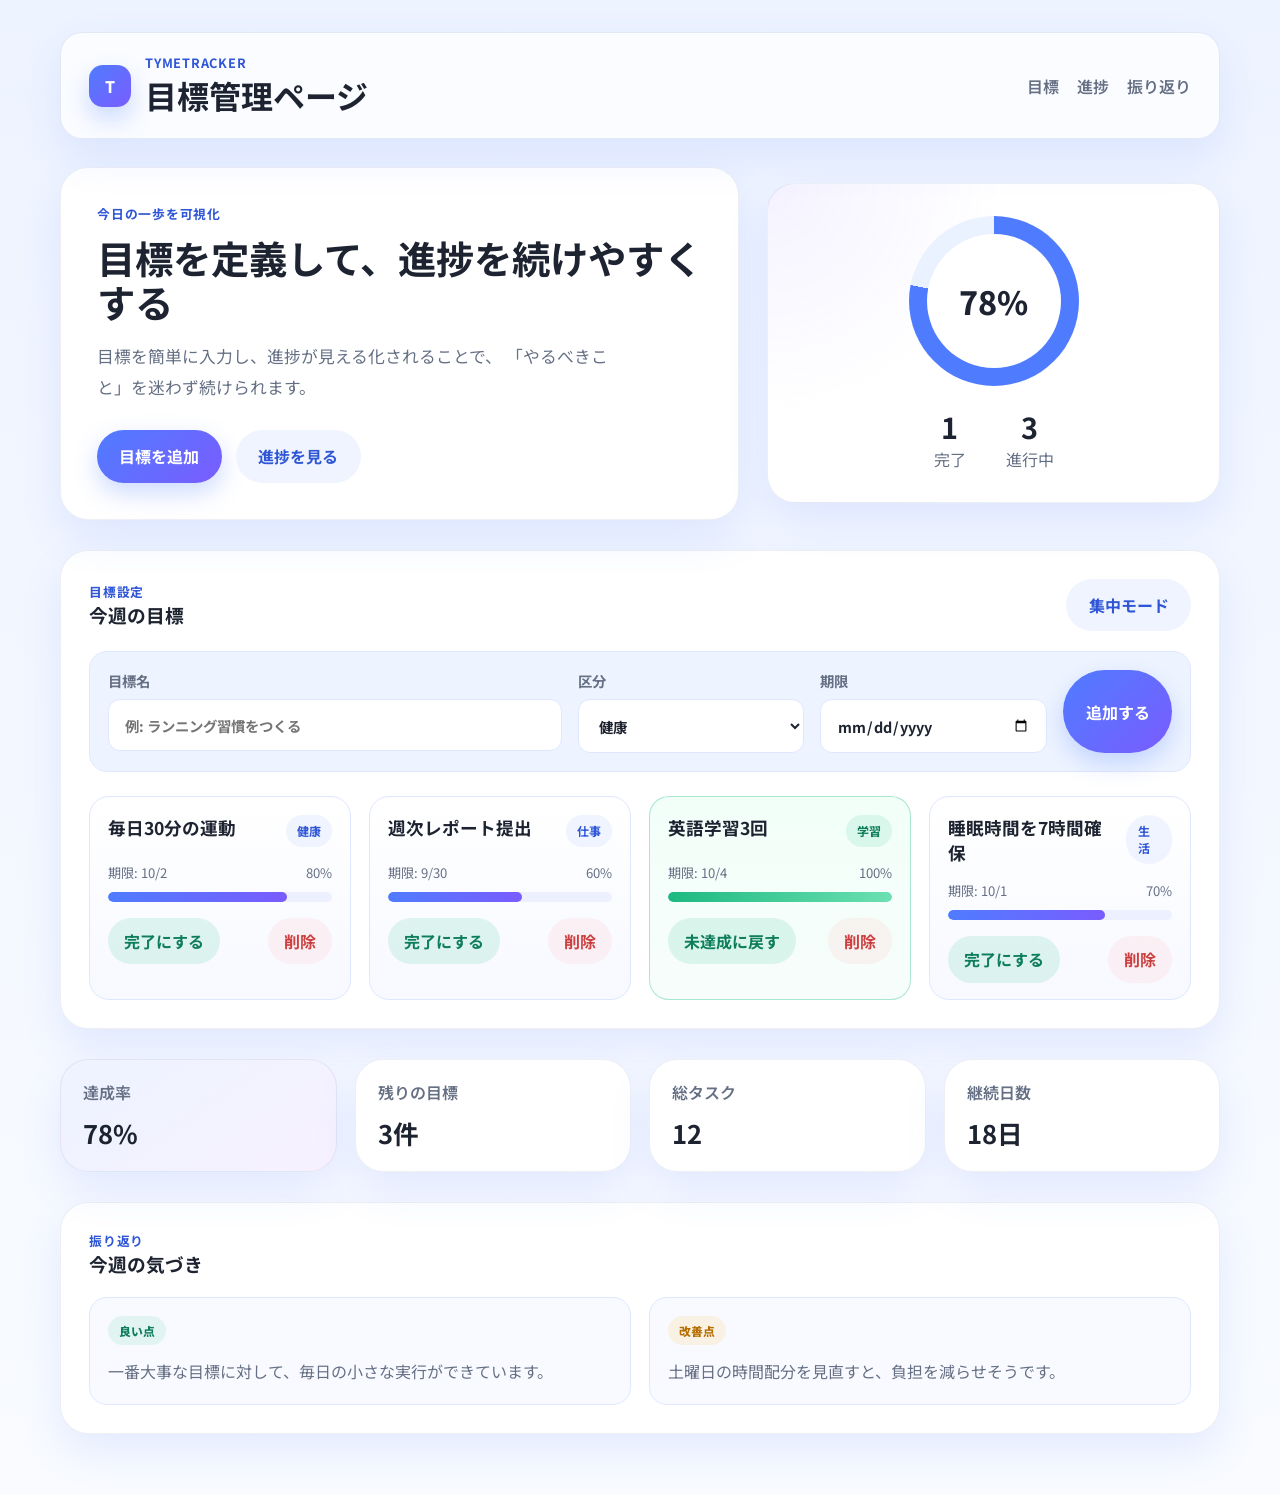
<file: index.html>
<!DOCTYPE html>
<html lang="ja">
  <head>
    <meta charset="UTF-8" />
    <meta name="viewport" content="width=device-width, initial-scale=1.0" />
    <title>TymeTracker | 目標ページ</title>
    <link rel="preconnect" href="https://fonts.googleapis.com" />
    <link rel="preconnect" href="https://fonts.gstatic.com" crossorigin />
    <link href="https://fonts.googleapis.com/css2?family=Noto+Sans+JP:wght@400;500;700;800&display=swap" rel="stylesheet" />
    <link rel="stylesheet" href="styles.css" />
  </head>
  <body>
    <div class="page-shell">
      <header class="topbar">
        <div class="brand-group">
          <div class="brand-mark">T</div>
          <div>
            <p class="eyebrow">TymeTracker</p>
            <h1>目標管理ページ</h1>
          </div>
        </div>

        <nav class="nav" aria-label="メインナビゲーション">
          <a href="#goals">目標</a>
          <a href="#progress">進捗</a>
          <a href="#review">振り返り</a>
        </nav>
      </header>

      <main>
        <section class="hero">
          <div class="hero-copy">
            <p class="section-tag">今日の一歩を可視化</p>
            <h2>目標を定義して、進捗を続けやすくする</h2>
            <p class="lead">
              目標を簡単に入力し、進捗が見える化されることで、
              「やるべきこと」を迷わず続けられます。
            </p>
            <div class="cta-row">
              <button class="primary-btn" type="button">目標を追加</button>
              <button class="secondary-btn" type="button">進捗を見る</button>
            </div>
          </div>

          <div class="hero-panel">
            <div class="ring-wrap">
              <div class="ring">
                <span id="overallProgress">72%</span>
              </div>
            </div>
            <div class="hero-stats">
              <div>
                <strong id="completedCount">3</strong>
                <span>完了</span>
              </div>
              <div>
                <strong id="activeCount">2</strong>
                <span>進行中</span>
              </div>
            </div>
          </div>
        </section>

        <section class="panel" id="goals">
          <div class="section-header">
            <div>
              <p class="section-tag">目標設定</p>
              <h3>今週の目標</h3>
            </div>
            <button class="small-btn" type="button" id="focusToggle">集中モード</button>
          </div>

          <form class="goal-form" id="goalForm">
            <label>
              目標名
              <input id="goalName" type="text" placeholder="例: ランニング習慣をつくる" required />
            </label>
            <label>
              区分
              <select id="goalType">
                <option value="健康">健康</option>
                <option value="仕事">仕事</option>
                <option value="学習">学習</option>
                <option value="生活">生活</option>
              </select>
            </label>
            <label>
              期限
              <input id="goalDeadline" type="date" />
            </label>
            <button class="primary-btn" type="submit">追加する</button>
          </form>

          <div class="goal-grid" id="goalList" aria-live="polite"></div>
        </section>

        <section class="stats-row" id="progress">
          <article class="mini-card accent">
            <p>達成率</p>
            <strong id="achievementRate">72%</strong>
          </article>
          <article class="mini-card">
            <p>残りの目標</p>
            <strong id="remainingGoals">2件</strong>
          </article>
          <article class="mini-card">
            <p>総タスク</p>
            <strong id="totalTasks">12</strong>
          </article>
          <article class="mini-card">
            <p>継続日数</p>
            <strong>18日</strong>
          </article>
        </section>

        <section class="panel review" id="review">
          <div class="section-header">
            <div>
              <p class="section-tag">振り返り</p>
              <h3>今週の気づき</h3>
            </div>
          </div>

          <div class="review-content">
            <div class="review-card">
              <span class="badge success">良い点</span>
              <p>一番大事な目標に対して、毎日の小さな実行ができています。</p>
            </div>
            <div class="review-card">
              <span class="badge alert">改善点</span>
              <p>土曜日の時間配分を見直すと、負担を減らせそうです。</p>
            </div>
          </div>
        </section>
      </main>
    </div>

    <script src="script.js"></script>
  </body>
</html>
</file>
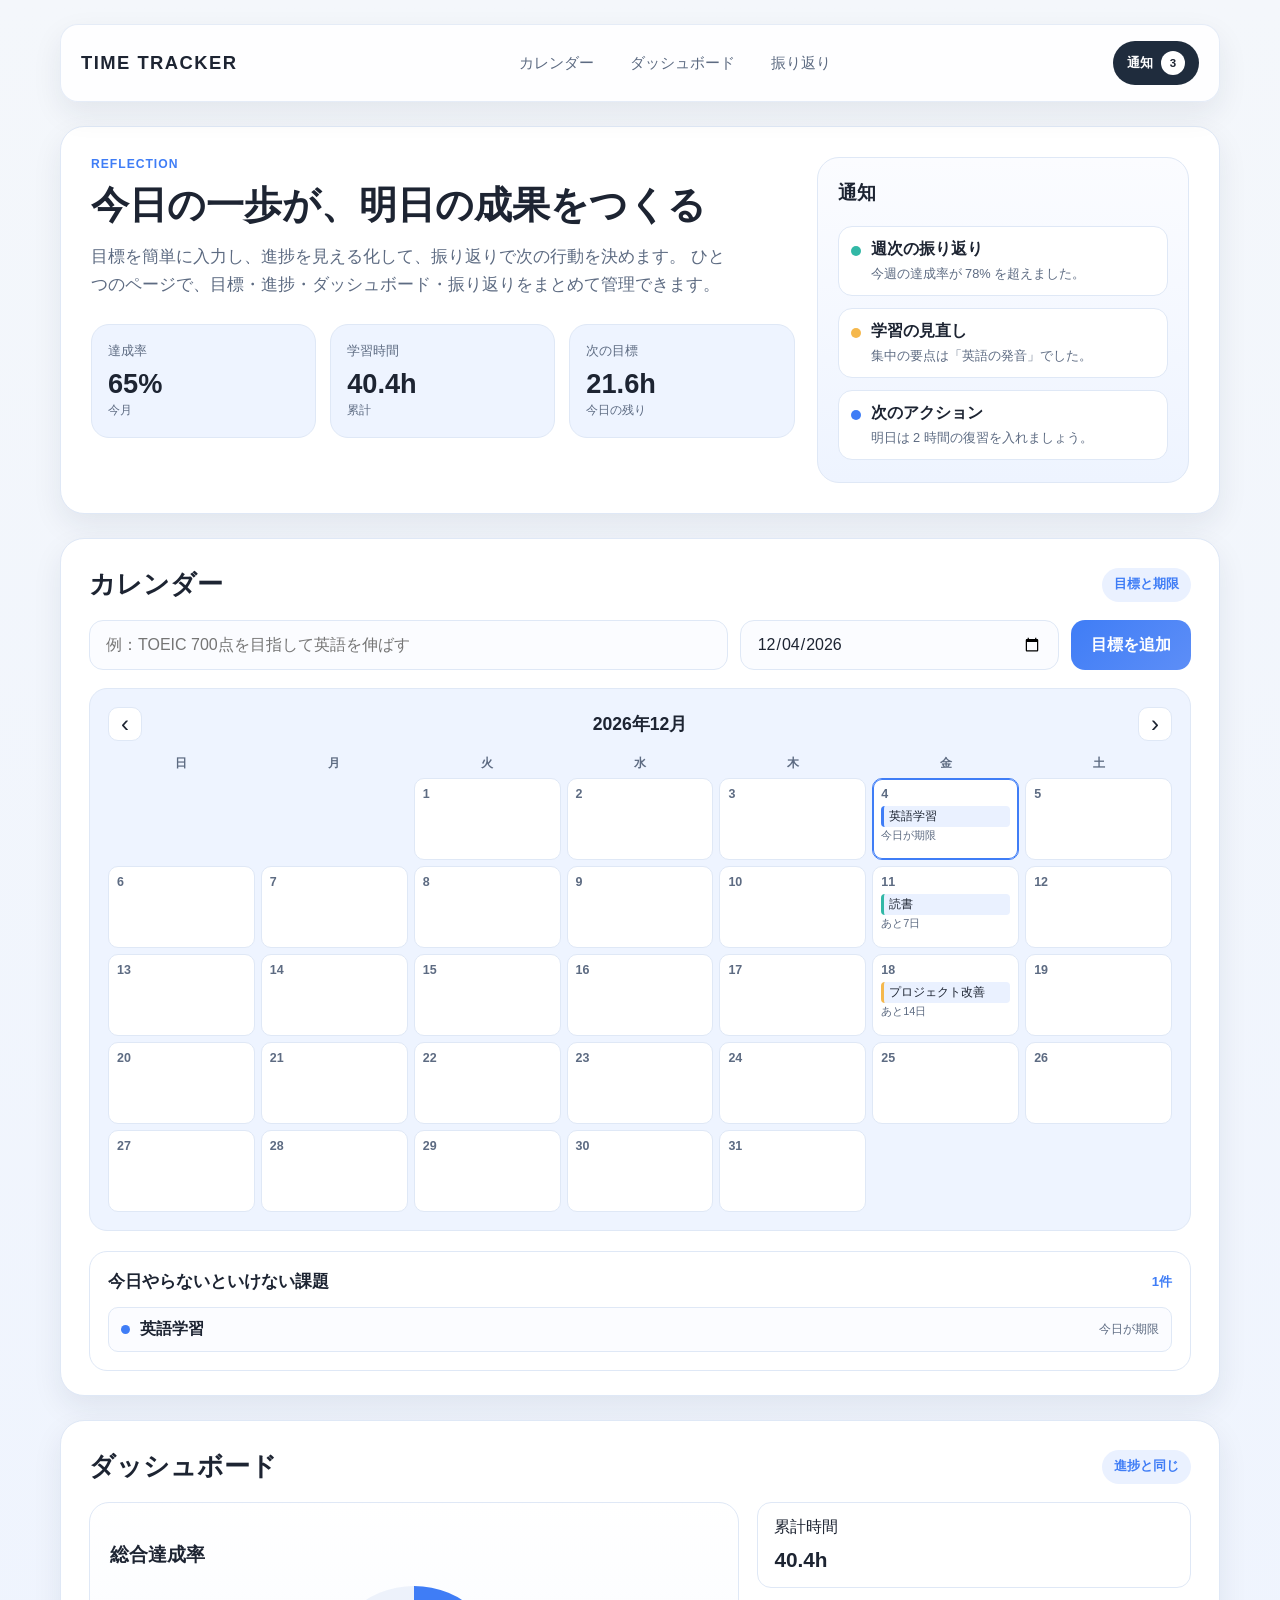
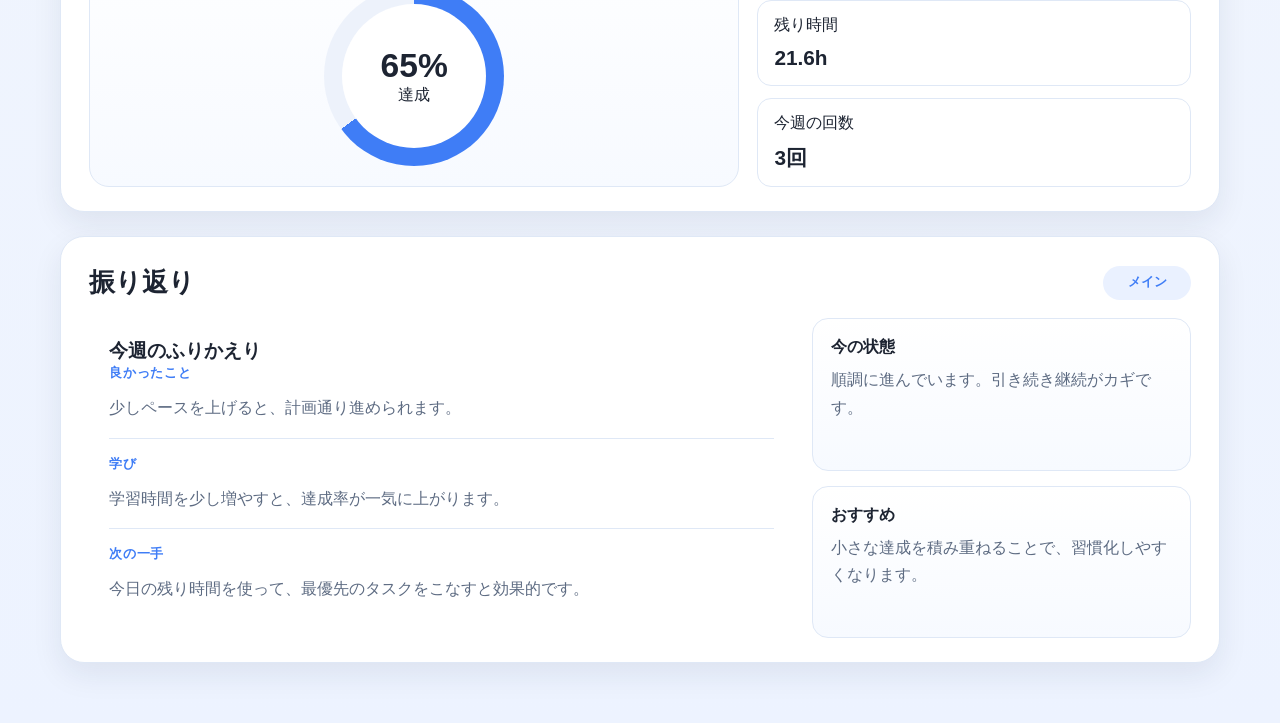
<file: sait/main.html>
<!DOCTYPE html>
<html lang="ja">
  <head>
    <meta charset="UTF-8" />
    <meta name="viewport" content="width=device-width, initial-scale=1.0" />
    <title>Time Tracker</title>
    <link rel="stylesheet" href="./style.css" />
    <script defer src="./script.js"></script>
  </head>
  <body>
    <div class="app">
      <header class="topbar">
        <div class="brand">TIME TRACKER</div>
        <nav class="nav" aria-label="ページ内メニュー">
          <a href="#calendar">カレンダー</a>
          <a href="#dashboard">ダッシュボード</a>
          <a href="#reflection">振り返り</a>
        </nav>
        <button class="notice-button" type="button" aria-label="通知を表示">
          通知
          <span class="notice-count" id="noticeCount">3</span>
        </button>
      </header>

      <main>
        <section class="panel hero" aria-labelledby="main-title">
          <div>
            <p class="eyebrow">Reflection</p>
            <h1 id="main-title">今日の一歩が、明日の成果をつくる</h1>
            <p class="lead">
              目標を簡単に入力し、進捗を見える化して、振り返りで次の行動を決めます。
              ひとつのページで、目標・進捗・ダッシュボード・振り返りをまとめて管理できます。
            </p>
            <div class="hero-metrics">
              <div class="metric">
                <span class="metric-label">達成率</span>
                <div class="metric-value" id="metricRate">72%</div>
                <small>今月</small>
              </div>
              <div class="metric">
                <span class="metric-label">学習時間</span>
                <div class="metric-value" id="metricHours">18.5h</div>
                <small>累計</small>
              </div>
              <div class="metric">
                <span class="metric-label">次の目標</span>
                <div class="metric-value" id="metricNext">2.5h</div>
                <small>今日の残り</small>
              </div>
            </div>
          </div>

          <aside class="notice-panel" aria-label="通知一覧">
            <h3>通知</h3>
            <ul class="notice-list">
              <li>
                <span class="dot"></span>
                <div class="notice-text">
                  <strong>週次の振り返り</strong>
                  <span>今週の達成率が 78% を超えました。</span>
                </div>
              </li>
              <li>
                <span class="dot"></span>
                <div class="notice-text">
                  <strong>学習の見直し</strong>
                  <span>集中の要点は「英語の発音」でした。</span>
                </div>
              </li>
              <li>
                <span class="dot"></span>
                <div class="notice-text">
                  <strong>次のアクション</strong>
                  <span>明日は 2 時間の復習を入れましょう。</span>
                </div>
              </li>
            </ul>
          </aside>
        </section>

        <section id="calendar" class="panel" aria-labelledby="calendar-section-title">
          <div class="section-header">
            <h2 id="calendar-section-title">カレンダー</h2>
            <span class="chip">目標と期限</span>
          </div>

          <form id="goalForm" class="goal-form">
            <input
              id="goalInput"
              class="field"
              type="text"
              placeholder="例：TOEIC 700点を目指して英語を伸ばす"
              aria-label="目標を入力"
            />
            <input
              id="goalDate"
              class="field"
              type="date"
              aria-label="目標日を入力"
            />
            <button type="submit">目標を追加</button>
          </form>

          <div id="calendarPanel" class="calendar-panel">
            <div class="calendar-header">
              <button id="previousMonth" class="calendar-nav" type="button" aria-label="前の月">‹</button>
              <h3 id="calendarTitle"></h3>
              <button id="nextMonth" class="calendar-nav" type="button" aria-label="次の月">›</button>
            </div>
            <div class="calendar-weekdays" aria-hidden="true">
              <span>日</span><span>月</span><span>火</span><span>水</span><span>木</span><span>金</span><span>土</span>
            </div>
            <div id="calendarGrid" class="calendar-grid" role="grid" aria-label="目標カレンダー"></div>
          </div>

          <div class="today-tasks" aria-live="polite">
            <div class="today-tasks-header">
              <h3>今日やらないといけない課題</h3>
              <span id="todayTaskCount" class="task-count"></span>
            </div>
            <div id="todayTaskList" class="today-task-list"></div>
          </div>
        </section>

        <section id="dashboard" class="panel" aria-labelledby="dashboard-title">
          <div class="section-header">
            <h2 id="dashboard-title">ダッシュボード</h2>
            <span class="chip">進捗と同じ</span>
          </div>

          <div class="dashboard-grid">
            <div class="big-card">
              <h3>総合達成率</h3>
              <div class="ring-wrap">
                <div class="ring" id="totalRing" style="--value: 72">
                  <div class="ring-value">
                    <strong id="ringValue">72%</strong>
                    <span>達成</span>
                  </div>
                </div>
              </div>
            </div>

            <div class="progress-summary">
              <div class="summary-item">
                <span>累計時間</span>
                <strong id="totalHours">18.5h</strong>
              </div>
              <div class="summary-item">
                <span>残り時間</span>
                <strong id="remainingHours">7.5h</strong>
              </div>
              <div class="summary-item">
                <span>今週の回数</span>
                <strong id="weeklyCount">4回</strong>
              </div>
            </div>
          </div>
        </section>

        <section id="reflection" class="panel" aria-labelledby="reflection-title">
          <div class="section-header">
            <h2 id="reflection-title">振り返り</h2>
            <span class="chip">メイン</span>
          </div>

          <div class="reflection-wrap">
            <div class="reflection-card">
              <h3>今週のふりかえり</h3>
              <div class="reflection-item">
                <small>良かったこと</small>
                <p id="goodPoint">
                  週初めに立てた目標に対して、毎日短時間でも継続できていたため、全体の達成感が高まりました。
                </p>
              </div>
              <div class="reflection-item">
                <small>学び</small>
                <p id="learningPoint">
                  夕方の集中力が安定しているため、難しい内容はその時間帯に配置すると成果が出やすいです。
                </p>
              </div>
              <div class="reflection-item">
                <small>次の一手</small>
                <p id="nextAction">
                  次週は、英語のリスニングを 30 分ずつ 3 回に分けて進め、毎回 3 点メモを残すようにします。
                </p>
              </div>
            </div>

            <div class="reflection-box">
              <div class="mini-card">
                <h4>今の状態</h4>
                <p id="statusText">順調に進んでいます。引き続き継続がカギです。</p>
              </div>
              <div class="mini-card">
                <h4>おすすめ</h4>
                <p>小さな達成を積み重ねることで、習慣化しやすくなります。</p>
              </div>
            </div>
          </div>
        </section>
      </main>
    </div>
  </body>
</html>
</file>
<file: styles.css>
:root {
  --bg: #f3f6ff;
  --panel: #ffffff;
  --panel-alt: #eef4ff;
  --primary: #4f7cff;
  --primary-dark: #2f56d6;
  --accent: #7a5cff;
  --text: #1d2330;
  --muted: #667085;
  --line: #dfe7ff;
  --success: #1db980;
  --warning: #ffb020;
  --shadow: 0 18px 42px rgba(79, 124, 255, 0.12);
}

* {
  box-sizing: border-box;
}

html {
  scroll-behavior: smooth;
}

body {
  margin: 0;
  font-family: "Noto Sans JP", sans-serif;
  background: linear-gradient(180deg, #edf3ff 0%, #f9fbff 100%);
  color: var(--text);
}

button,
input,
select {
  font: inherit;
}

.page-shell {
  max-width: 1200px;
  margin: 0 auto;
  padding: 32px 20px 60px;
}

.topbar {
  display: flex;
  align-items: center;
  justify-content: space-between;
  gap: 16px;
  padding: 20px 28px;
  border: 1px solid rgba(120, 142, 196, 0.18);
  background: rgba(255, 255, 255, 0.72);
  backdrop-filter: blur(10px);
  box-shadow: var(--shadow);
  border-radius: 22px;
}

.brand-group {
  display: flex;
  align-items: center;
  gap: 14px;
}

.brand-mark {
  width: 42px;
  height: 42px;
  border-radius: 14px;
  display: grid;
  place-items: center;
  color: white;
  font-weight: 800;
  background: linear-gradient(135deg, var(--primary), var(--accent));
  box-shadow: 0 12px 24px rgba(79, 124, 255, 0.28);
}

.eyebrow,
.section-tag {
  margin: 0;
  color: var(--primary-dark);
  font-size: 0.8rem;
  letter-spacing: 0.06em;
  font-weight: 700;
  text-transform: uppercase;
}

.topbar h1,
.hero-copy h2,
.section-header h3 {
  margin: 0;
}

.nav {
  display: flex;
  align-items: center;
  gap: 18px;
  flex-wrap: wrap;
}

.nav a {
  text-decoration: none;
  color: var(--muted);
  font-weight: 600;
}

.hero {
  display: grid;
  grid-template-columns: 1.2fr 0.8fr;
  gap: 28px;
  margin-top: 28px;
  align-items: center;
}

.hero-copy,
.hero-panel,
.panel,
.mini-card {
  background: var(--panel);
  border-radius: 28px;
  border: 1px solid rgba(109, 127, 168, 0.12);
  box-shadow: var(--shadow);
}

.hero-copy {
  padding: 36px;
}

.hero-copy h2 {
  font-size: clamp(2rem, 3vw, 3.25rem);
  line-height: 1.15;
  margin-top: 12px;
}

.lead {
  margin: 18px 0 0;
  font-size: 1.05rem;
  line-height: 1.8;
  color: var(--muted);
  max-width: 58ch;
}

.cta-row {
  display: flex;
  gap: 14px;
  flex-wrap: wrap;
  margin-top: 28px;
}

.primary-btn,
.secondary-btn,
.small-btn {
  border: none;
  border-radius: 999px;
  padding: 0.9rem 1.4rem;
  font-weight: 700;
  cursor: pointer;
  transition: 180ms ease;
}

.primary-btn {
  background: linear-gradient(135deg, var(--primary), var(--accent));
  color: white;
  box-shadow: 0 10px 24px rgba(79, 124, 255, 0.28);
}

.secondary-btn,
.small-btn {
  background: #eff4ff;
  color: var(--primary-dark);
}

.primary-btn:hover,
.secondary-btn:hover,
.small-btn:hover {
  transform: translateY(-1px);
}

.hero-panel {
  padding: 30px 24px;
  min-height: 320px;
  display: grid;
  place-items: center;
  background: radial-gradient(circle at top left, rgba(122, 92, 255, 0.08), transparent 42%), var(--panel);
}

.ring-wrap {
  display: grid;
  place-items: center;
}

.ring {
  width: 170px;
  height: 170px;
  border-radius: 50%;
  display: grid;
  place-items: center;
  background: conic-gradient(var(--primary) 0 72%, #eaf1ff 72% 100%);
  position: relative;
}

.ring::before {
  content: "";
  position: absolute;
  inset: 18px;
  border-radius: 50%;
  background: white;
}

.ring span {
  position: relative;
  z-index: 1;
  font-size: 2rem;
  font-weight: 800;
  color: var(--text);
}

.hero-stats {
  width: 100%;
  display: flex;
  justify-content: center;
  gap: 40px;
  margin-top: 18px;
}

.hero-stats div {
  text-align: center;
}

.hero-stats strong {
  display: block;
  font-size: 1.8rem;
}

.hero-stats span {
  color: var(--muted);
}

.panel {
  margin-top: 30px;
  padding: 28px;
}

.section-header {
  display: flex;
  justify-content: space-between;
  align-items: center;
  gap: 18px;
  margin-bottom: 20px;
}

.goal-form {
  display: grid;
  grid-template-columns: 2fr 1fr 1fr auto;
  gap: 16px;
  padding: 18px;
  border-radius: 18px;
  background: var(--panel-alt);
  border: 1px solid var(--line);
}

.goal-form label {
  display: flex;
  flex-direction: column;
  gap: 8px;
  font-size: 0.9rem;
  font-weight: 700;
  color: var(--muted);
}

.goal-form input,
.goal-form select {
  border: 1px solid var(--line);
  background: white;
  border-radius: 12px;
  padding: 0.9rem 1rem;
  color: var(--text);
}

.goal-grid {
  margin-top: 24px;
  display: grid;
  grid-template-columns: repeat(auto-fit, minmax(260px, 1fr));
  gap: 18px;
}

.goal-card {
  border-radius: 20px;
  padding: 18px 18px 16px;
  background: linear-gradient(180deg, #ffffff 0%, #f7f9ff 100%);
  border: 1px solid var(--line);
}

.goal-top {
  display: flex;
  justify-content: space-between;
  gap: 12px;
  align-items: start;
}

.goal-card h4 {
  margin: 0;
  font-size: 1.1rem;
}

.goal-type {
  display: inline-flex;
  align-items: center;
  padding: 0.45rem 0.7rem;
  border-radius: 999px;
  background: rgba(79, 124, 255, 0.08);
  color: var(--primary-dark);
  font-size: 0.75rem;
  font-weight: 700;
}

.goal-meta {
  display: flex;
  justify-content: space-between;
  align-items: center;
  margin-top: 16px;
  color: var(--muted);
  font-size: 0.82rem;
}

.progress-track {
  position: relative;
  height: 10px;
  background: #edf1ff;
  border-radius: 999px;
  overflow: hidden;
  margin-top: 10px;
}

.progress-bar {
  position: absolute;
  inset: 0 auto 0 0;
  width: var(--progress, 50%);
  border-radius: inherit;
  background: linear-gradient(90deg, var(--primary), var(--accent));
}

.goal-actions {
  display: flex;
  justify-content: space-between;
  align-items: center;
  margin-top: 16px;
}

.goal-button {
  border: none;
  border-radius: 999px;
  padding: 0.7rem 1rem;
  font-weight: 700;
  cursor: pointer;
}

.goal-button.complete {
  background: rgba(29, 185, 128, 0.13);
  color: #0e7d59;
}

.goal-button.delete {
  background: rgba(255, 118, 118, 0.08);
  color: #cc3f3f;
}

.goal-card.is-done {
  background: linear-gradient(180deg, #f2fff9 0%, #f7fdfb 100%);
  border-color: rgba(29, 185, 128, 0.35);
}

.goal-card.is-done .goal-type {
  background: rgba(29, 185, 128, 0.12);
  color: #0e7d59;
}

.goal-card.is-done .progress-bar {
  background: linear-gradient(90deg, var(--success), #6ce0b2);
}

.stats-row {
  display: grid;
  grid-template-columns: repeat(4, minmax(160px, 1fr));
  gap: 18px;
  margin-top: 30px;
}

.mini-card {
  padding: 20px 22px;
}

.mini-card p {
  margin: 0 0 10px;
  color: var(--muted);
  font-weight: 600;
}

.mini-card strong {
  font-size: clamp(1.5rem, 2vw, 2rem);
}

.accent {
  background: linear-gradient(145deg, #edf3ff 0%, #f7f1ff 100%);
}

.review-content {
  display: grid;
  grid-template-columns: repeat(2, minmax(250px, 1fr));
  gap: 18px;
}

.review-card {
  background: #f8faff;
  border: 1px solid var(--line);
  border-radius: 18px;
  padding: 18px;
}

.badge {
  display: inline-block;
  border-radius: 999px;
  padding: 0.4rem 0.7rem;
  font-size: 0.74rem;
  font-weight: 800;
  margin-bottom: 12px;
}

.badge.success {
  background: rgba(29, 185, 128, 0.1);
  color: #0e7d59;
}

.badge.alert {
  background: rgba(255, 176, 32, 0.12);
  color: #b76d00;
}

.review-card p {
  margin: 0;
  line-height: 1.8;
  color: var(--muted);
}

@media (max-width: 840px) {
  .hero,
  .stats-row,
  .review-content,
  .goal-form {
    grid-template-columns: 1fr;
  }

  .topbar,
  .section-header {
    flex-direction: column;
    align-items: flex-start;
  }

  .nav {
    width: 100%;
  }
}
</file>
<file: sait/style.css>
:root {
  --bg: #f4f7fb;
  --panel: #ffffff;
  --panel-soft: #eef4ff;
  --line: #dfe8f6;
  --text: #1d2432;
  --muted: #5d6b82;
  --primary: #3f7df6;
  --primary-soft: #eaf1ff;
  --accent: #32b8a6;
  --warning: #f5b84d;
  --danger: #ef6c6c;
  --shadow: 0 12px 30px rgba(24, 36, 65, 0.08);
}

* {
  box-sizing: border-box;
}

html {
  scroll-behavior: smooth;
}

body {
  margin: 0;
  font-family: "Segoe UI", "Hiragino Sans", "Yu Gothic Medium", sans-serif;
  background: linear-gradient(180deg, #f4f7fb 0%, #edf3ff 100%);
  color: var(--text);
}

a {
  color: inherit;
  text-decoration: none;
}

.app {
  max-width: 1200px;
  margin: 0 auto;
  padding: 24px 20px 60px;
}

.topbar {
  position: sticky;
  top: 0;
  z-index: 10;
  display: flex;
  align-items: center;
  justify-content: space-between;
  gap: 20px;
  padding: 16px 20px;
  margin-bottom: 24px;
  background: rgba(255, 255, 255, 0.85);
  backdrop-filter: blur(10px);
  border: 1px solid rgba(223, 232, 246, 0.8);
  border-radius: 18px;
  box-shadow: var(--shadow);
}

.brand {
  font-size: 1.15rem;
  font-weight: 700;
  letter-spacing: 0.08em;
}

.nav {
  display: flex;
  align-items: center;
  gap: 12px;
  flex-wrap: wrap;
}

.nav a {
  padding: 8px 12px;
  border-radius: 999px;
  font-size: 0.92rem;
  color: var(--muted);
  transition: 0.2s ease;
}

.nav a:hover {
  background: var(--primary-soft);
  color: var(--primary);
}

.notice-button {
  display: inline-flex;
  align-items: center;
  gap: 8px;
  padding: 10px 14px;
  border: none;
  border-radius: 999px;
  background: #1f2c3d;
  color: white;
  font-weight: 700;
  cursor: pointer;
}

.notice-count {
  display: inline-grid;
  place-items: center;
  width: 24px;
  height: 24px;
  border-radius: 50%;
  background: white;
  color: var(--text);
  font-size: 0.72rem;
}

main {
  display: grid;
  gap: 24px;
}

.panel {
  background: var(--panel);
  border: 1px solid var(--line);
  border-radius: 24px;
  box-shadow: var(--shadow);
}

.hero {
  display: grid;
  grid-template-columns: 1.7fr 0.9fr;
  gap: 22px;
  padding: 30px;
}

.eyebrow {
  margin: 0 0 12px;
  color: var(--primary);
  font-weight: 700;
  letter-spacing: 0.08em;
  text-transform: uppercase;
  font-size: 0.76rem;
}

h1 {
  margin: 0;
  font-size: clamp(2rem, 3vw, 3rem);
  line-height: 1.15;
}

.lead {
  margin: 16px 0 24px;
  max-width: 640px;
  color: var(--muted);
  font-size: 1.04rem;
  line-height: 1.7;
}

.hero-metrics {
  display: grid;
  grid-template-columns: repeat(3, minmax(0, 1fr));
  gap: 14px;
}

.metric {
  padding: 18px 16px;
  border-radius: 18px;
  background: var(--panel-soft);
  border: 1px solid var(--line);
}

.metric-label {
  display: block;
  color: var(--muted);
  font-size: 0.8rem;
  margin-bottom: 8px;
}

.metric-value {
  font-size: 1.7rem;
  font-weight: 800;
}

.metric small {
  color: var(--muted);
  font-size: 0.76rem;
}

.notice-panel {
  padding: 22px 20px;
  background: linear-gradient(180deg, #fbfcff 0%, #eef4ff 100%);
  border: 1px solid var(--line);
  border-radius: 22px;
}

.notice-panel h3,
.section-header h2,
.reflection-card h3 {
  margin: 0;
}

.notice-list {
  list-style: none;
  padding: 0;
  margin: 20px 0 0;
  display: grid;
  gap: 12px;
}

.notice-list li {
  display: flex;
  align-items: flex-start;
  gap: 10px;
  padding: 12px 12px;
  background: white;
  border: 1px solid var(--line);
  border-radius: 14px;
}

.dot {
  width: 10px;
  height: 10px;
  margin-top: 7px;
  border-radius: 50%;
  background: var(--accent);
  flex-shrink: 0;
}

.notice-list li:nth-child(2) .dot {
  background: var(--warning);
}

.notice-list li:nth-child(3) .dot {
  background: var(--primary);
}

.notice-text strong {
  display: block;
  margin-bottom: 4px;
}

.notice-text span {
  color: var(--muted);
  font-size: 0.8rem;
}

section {
  padding: 28px 28px 24px;
}

.section-header {
  display: flex;
  align-items: center;
  justify-content: space-between;
  gap: 12px;
  margin-bottom: 18px;
}

.section-header h2 {
  font-size: clamp(1.3rem, 2vw, 1.8rem);
}

.chip {
  display: inline-flex;
  align-items: center;
  justify-content: center;
  min-width: 88px;
  height: 34px;
  padding: 0 12px;
  border-radius: 999px;
  background: var(--primary-soft);
  color: var(--primary);
  font-weight: 700;
  font-size: 0.8rem;
}

.goal-form {
  display: grid;
  grid-template-columns: 2fr 1fr auto;
  gap: 12px;
  margin-bottom: 18px;
}

.field {
  width: 100%;
  padding: 14px 16px;
  border: 1px solid var(--line);
  border-radius: 14px;
  background: #fbfcff;
  color: var(--text);
  font: inherit;
}

button[type="submit"] {
  border: none;
  border-radius: 14px;
  cursor: pointer;
  font: inherit;
}

.calendar-panel {
  margin-bottom: 20px;
  padding: 18px;
  border: 1px solid var(--line);
  border-radius: 18px;
  background: var(--panel-soft);
}

.calendar-header {
  display: flex;
  align-items: center;
  justify-content: space-between;
  margin-bottom: 14px;
}

.calendar-header h3 {
  margin: 0;
  font-size: 1.1rem;
}

.calendar-nav {
  width: 34px;
  height: 34px;
  border: 1px solid var(--line);
  border-radius: 10px;
  background: white;
  color: var(--text);
  font-size: 1.5rem;
  line-height: 1;
  cursor: pointer;
}

.calendar-weekdays,
.calendar-grid {
  display: grid;
  grid-template-columns: repeat(7, minmax(0, 1fr));
  gap: 6px;
}

.calendar-weekdays {
  margin-bottom: 6px;
  color: var(--muted);
  font-size: 0.78rem;
  font-weight: 700;
  text-align: center;
}

.calendar-day {
  min-height: 82px;
  padding: 8px;
  border: 1px solid var(--line);
  border-radius: 10px;
  background: white;
  overflow: hidden;
}

.calendar-day.is-empty {
  border-color: transparent;
  background: transparent;
}

.calendar-day.is-today {
  border-color: var(--primary);
  box-shadow: inset 0 0 0 1px var(--primary);
}

.calendar-date {
  display: block;
  margin-bottom: 5px;
  color: var(--muted);
  font-size: 0.78rem;
  font-weight: 700;
}

.calendar-goal {
  display: block;
  margin-top: 3px;
  padding: 3px 5px;
  border-left: 3px solid var(--goal-color);
  border-radius: 4px;
  background: var(--primary-soft);
  color: var(--text);
  font-size: 0.72rem;
  overflow: hidden;
  text-overflow: ellipsis;
  white-space: nowrap;
}

.calendar-remaining {
  display: block;
  margin-top: 2px;
  color: var(--muted);
  font-size: 0.68rem;
}

.today-tasks {
  margin-top: 20px;
  padding: 18px;
  border: 1px solid var(--line);
  border-radius: 18px;
  background: white;
}

.today-tasks-header {
  display: flex;
  align-items: center;
  justify-content: space-between;
  gap: 12px;
}

.today-tasks-header h3 {
  margin: 0;
  font-size: 1.05rem;
}

.task-count {
  color: var(--primary);
  font-size: 0.82rem;
  font-weight: 700;
}

.today-task-list {
  display: grid;
  gap: 8px;
  margin-top: 14px;
}

.today-task {
  display: flex;
  align-items: center;
  gap: 10px;
  padding: 11px 12px;
  border: 1px solid var(--line);
  border-radius: 10px;
  background: #fbfcff;
}

.task-marker {
  width: 9px;
  height: 9px;
  flex-shrink: 0;
  border-radius: 50%;
  background: var(--goal-color);
}

.task-status {
  margin-left: auto;
  color: var(--muted);
  font-size: 0.78rem;
}

.empty-task-message {
  margin: 14px 0 0;
  color: var(--muted);
  font-size: 0.88rem;
}

button[type="submit"] {
  background: linear-gradient(135deg, var(--primary) 0%, #5d8ef7 100%);
  color: white;
  padding: 0 20px;
  font-weight: 700;
}

.goal-list {
  display: grid;
  grid-template-columns: repeat(3, minmax(0, 1fr));
  gap: 18px;
}

.goal-item {
  position: relative;
  padding: 18px 18px 16px;
  border-radius: 18px;
  border: 1px solid var(--line);
  background: linear-gradient(180deg, #fff 0%, #f9fbff 100%);
}

.goal-item::before {
  content: "";
  position: absolute;
  top: 0;
  left: 0;
  right: 0;
  height: 6px;
  background: var(--primary);
  border-radius: 18px 18px 0 0;
}

.goal-head {
  display: flex;
  align-items: center;
  justify-content: space-between;
  gap: 12px;
}

.goal-title {
  margin: 0;
  font-size: 1.08rem;
  font-weight: 700;
}

.goal-badge {
  padding: 6px 10px;
  border-radius: 999px;
  font-size: 0.72rem;
  font-weight: 700;
  background: var(--primary-soft);
  color: var(--primary);
}

.goal-meta {
  margin-top: 12px;
  color: var(--muted);
  font-size: 0.86rem;
}

.progress-line {
  margin-top: 16px;
  width: 100%;
  height: 10px;
  background: #edf2fb;
  border-radius: 999px;
  overflow: hidden;
}

.progress-bar {
  height: 100%;
  border-radius: inherit;
  background: linear-gradient(90deg, var(--primary), #82aafc);
  width: 0;
  transition: width 0.35s ease;
}

.goal-footer {
  display: flex;
  align-items: center;
  justify-content: space-between;
  margin-top: 12px;
  color: var(--muted);
  font-size: 0.82rem;
}

.dashboard-grid {
  display: grid;
  grid-template-columns: 1.2fr 0.8fr;
  gap: 18px;
}

.big-card {
  padding: 20px;
  border-radius: 20px;
  border: 1px solid var(--line);
  background: linear-gradient(180deg, #ffffff 0%, #f7faff 100%);
}

.ring-wrap {
  display: flex;
  align-items: center;
  justify-content: center;
  margin-top: 12px;
}

.ring {
  --value: 72;
  --size: 180px;
  --thickness: 18px;
  display: grid;
  place-items: center;
  width: var(--size);
  height: var(--size);
  border-radius: 50%;
  background: conic-gradient(var(--primary) calc(var(--value) * 1%), #edf2fb 0);
  position: relative;
}

.ring::before {
  content: "";
  position: absolute;
  inset: var(--thickness);
  border-radius: 50%;
  background: white;
}

.ring-value {
  position: relative;
  z-index: 1;
  text-align: center;
}

.ring-value strong {
  display: block;
  font-size: 2.1rem;
}

.stats-list {
  list-style: none;
  margin: 16px 0 0;
  padding: 0;
  display: grid;
  gap: 12px;
}

.stats-list li {
  display: flex;
  align-items: center;
  justify-content: space-between;
  padding: 12px 14px;
  border: 1px solid var(--line);
  border-radius: 12px;
  background: white;
}

.stats-list span {
  color: var(--muted);
}

.progress-summary {
  display: grid;
  gap: 12px;
}

.summary-item {
  padding: 14px 16px;
  border: 1px solid var(--line);
  border-radius: 14px;
  background: white;
}

.summary-item strong {
  display: block;
  font-size: 1.3rem;
  margin-top: 10px;
}

.reflection-wrap {
  display: grid;
  grid-template-columns: 1.3fr 0.7fr;
  gap: 18px;
}

.reflection-card {
  padding: 20px;
}

.reflection-item {
  display: grid;
  gap: 12px;
  padding: 16px 0;
  border-top: 1px solid var(--line);
}

.reflection-item:first-of-type {
  border-top: none;
  padding-top: 0;
}

.reflection-item small {
  color: var(--primary);
  font-weight: 700;
  letter-spacing: 0.06em;
}

.reflection-item p {
  margin: 0;
  color: var(--muted);
  line-height: 1.7;
}

.reflection-box {
  display: grid;
  gap: 15px;
}

.mini-card {
  padding: 18px;
  border-radius: 16px;
  border: 1px solid var(--line);
  background: linear-gradient(180deg, #fff 0%, #f7faff 100%);
}

.mini-card h4 {
  margin: 0 0 8px;
}

.mini-card p {
  margin: 0;
  color: var(--muted);
  line-height: 1.7;
}

@media (max-width: 900px) {
  .hero,
  .dashboard-grid,
  .reflection-wrap {
    grid-template-columns: 1fr;
  }

  .goal-list {
    grid-template-columns: 1fr;
  }
}

@media (max-width: 640px) {
  .topbar {
    flex-wrap: wrap;
    justify-content: center;
  }

  .nav {
    justify-content: center;
  }

  .goal-form {
    grid-template-columns: 1fr;
  }

  .hero-metrics {
    grid-template-columns: 1fr;
  }

  .section-header {
    align-items: flex-start;
  }

  .section-header {
    flex-direction: column;
  }

  .calendar-day {
    min-height: 68px;
    padding: 5px;
  }

  .calendar-goal {
    font-size: 0.65rem;
  }
}
</file>
